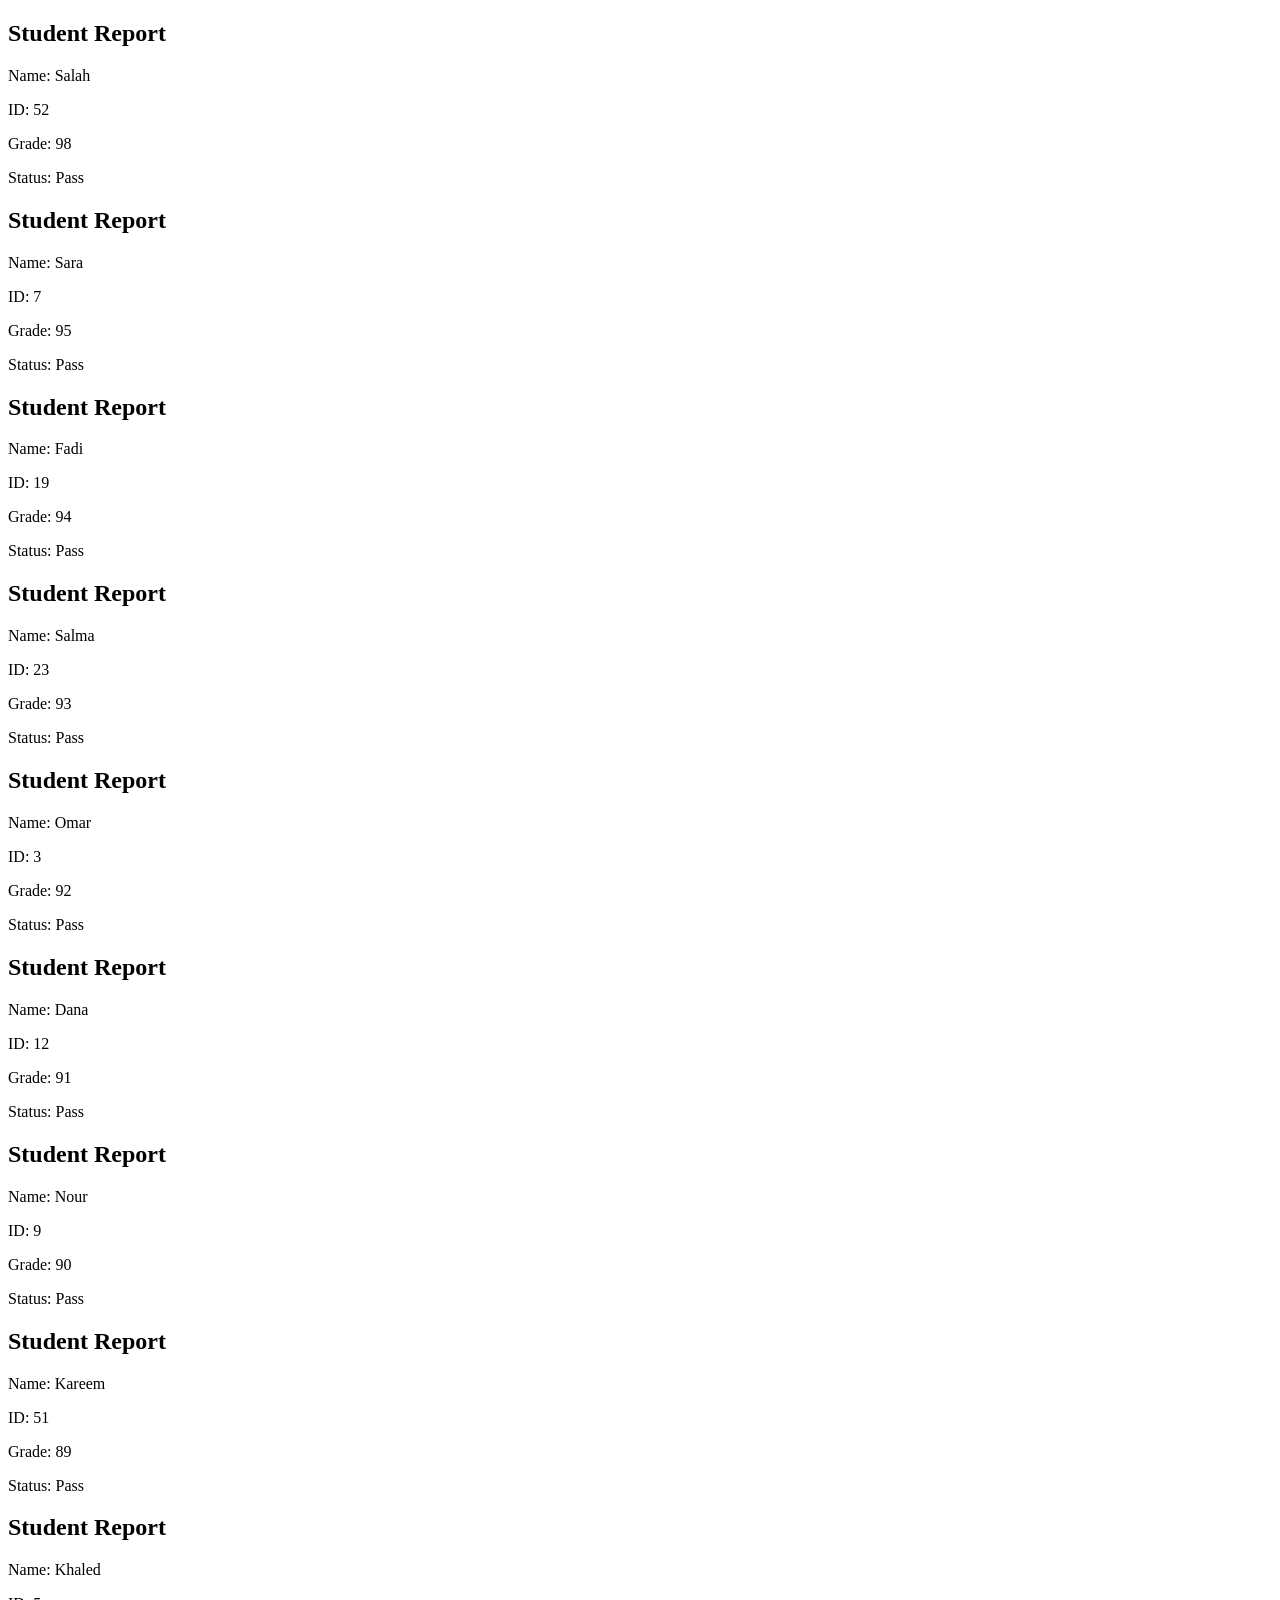
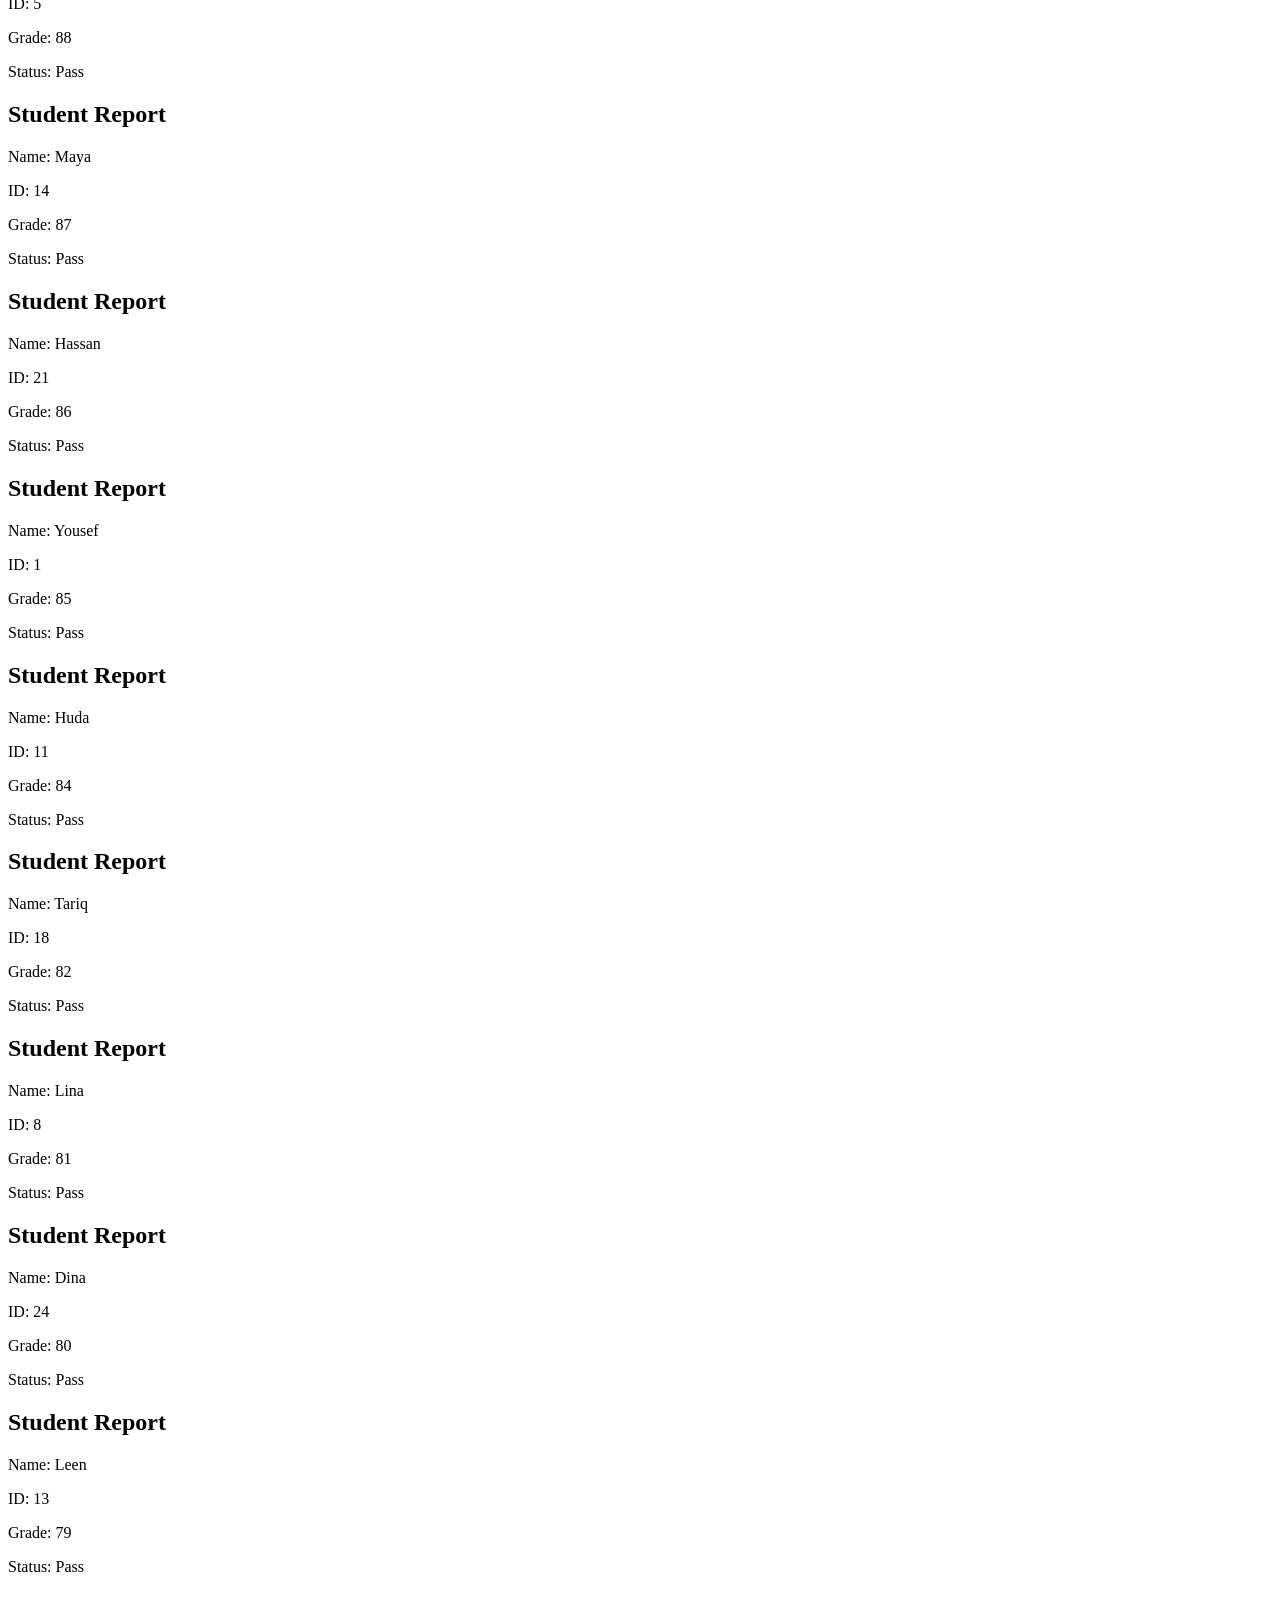
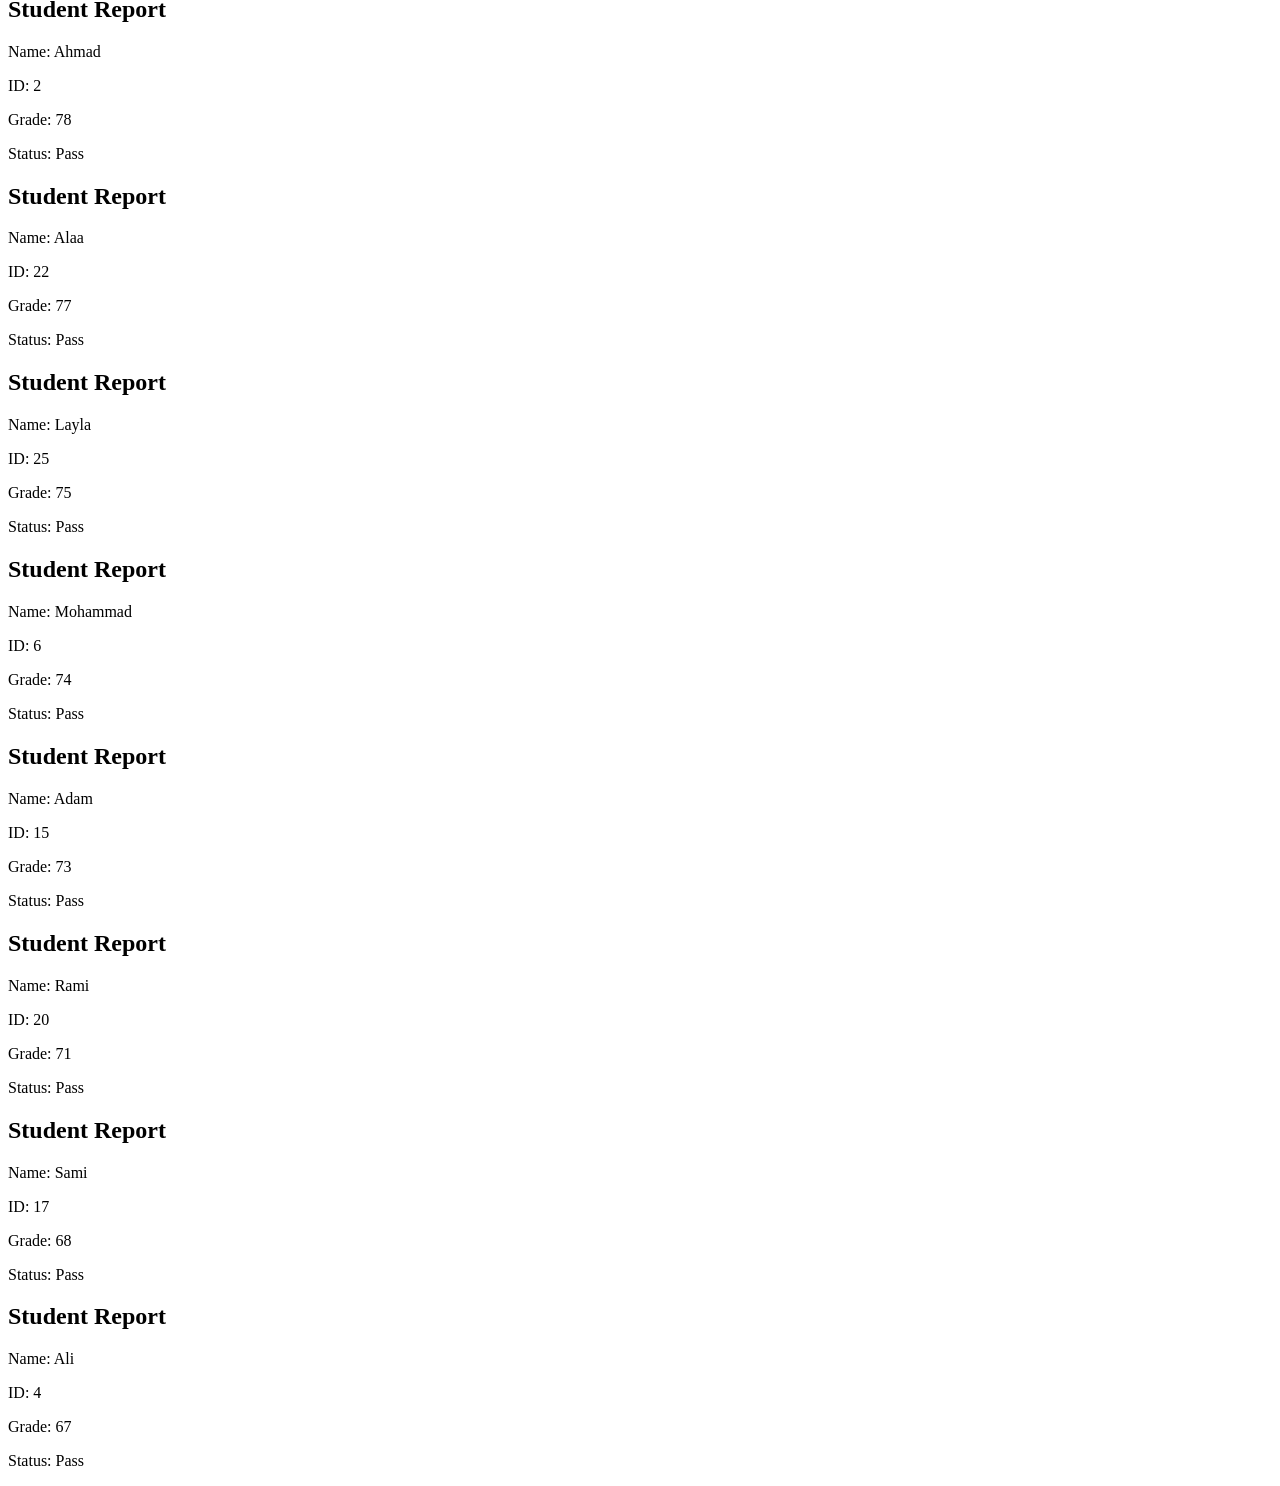
<file: topic/index.html>
<!DOCTYPE html>
<html lang="en">
<head>
    <meta charset="UTF-8">
    <meta name="viewport" content="width=device-width, initial-scale=1.0">
    <title>Document</title>
</head>
<body>
    <div id="reports"></div>
    <script src="script.js"></script>
</body>
</html>
</file>
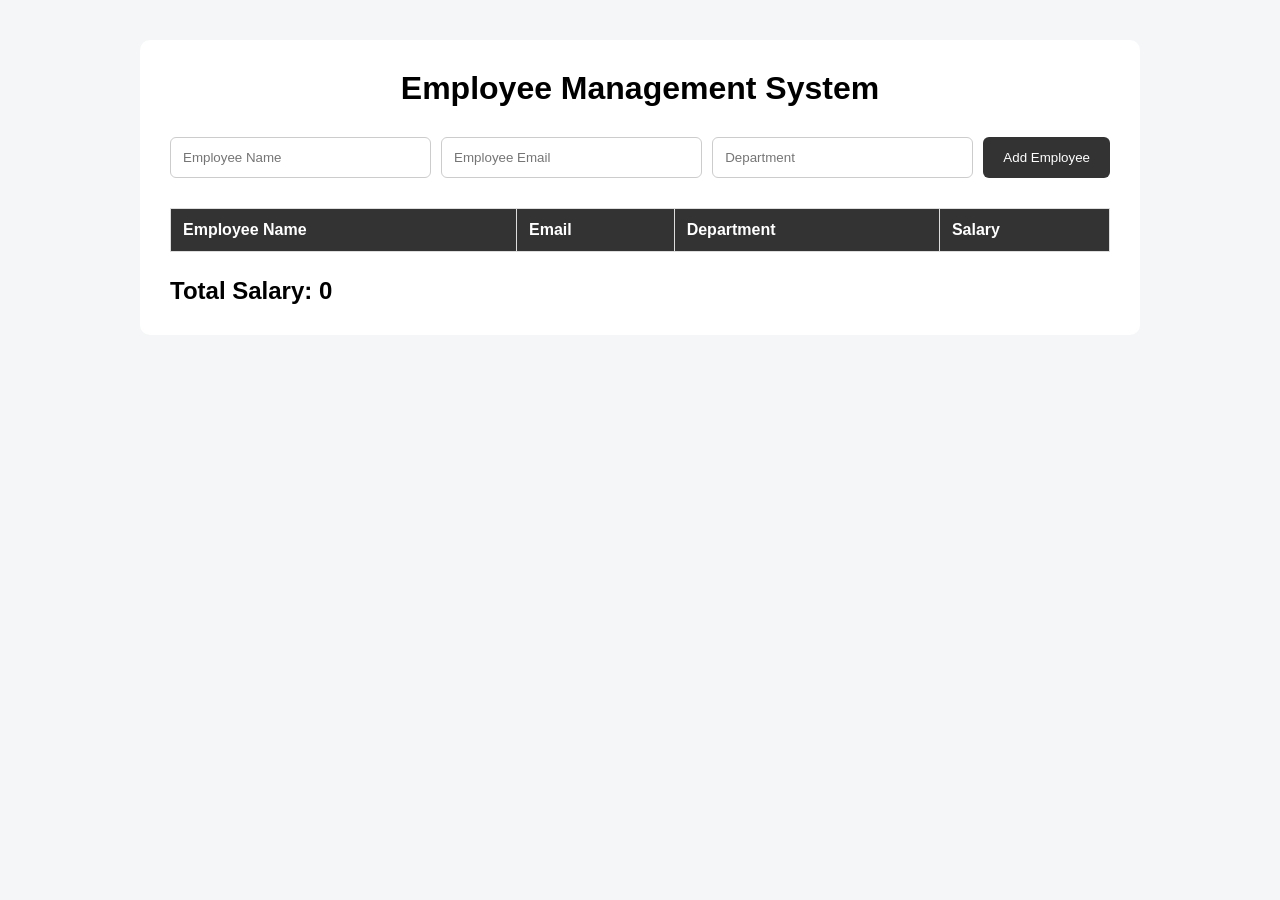
<file: wed-29-9-2026/index.html>
<!DOCTYPE html>
<html lang="en">
<head>
    <meta charset="UTF-8">
    <meta name="viewport" content="width=device-width, initial-scale=1.0">
    <title>Employee Management System</title>

    <link rel="stylesheet" href="style.css">
</head>

<body>

    <div class="container">

        <h1>Employee Management System</h1>

        <form id="employee-form">

            <input
                type="text"
                id="name"
                placeholder="Employee Name"
            >

            <input
                type="email"
                id="email"
                placeholder="Employee Email"
            >

            <input
                type="text"
                id="department"
                placeholder="Department"
            >

            <button type="submit">Add Employee</button>

        </form>


        <table>

            <thead>
                <tr>
                    <th>Employee Name</th>
                    <th>Email</th>
                    <th>Department</th>
                    <th>Salary</th>
                </tr>
            </thead>

            <tbody id="employee-table-body">
                <!-- Employees will appear here -->
            </tbody>

        </table>


        <h2>
            Total Salary:
            <span id="total-salary">0</span>
        </h2>

    </div>

    <script src="script.js"></script>

</body>
</html>
</file>
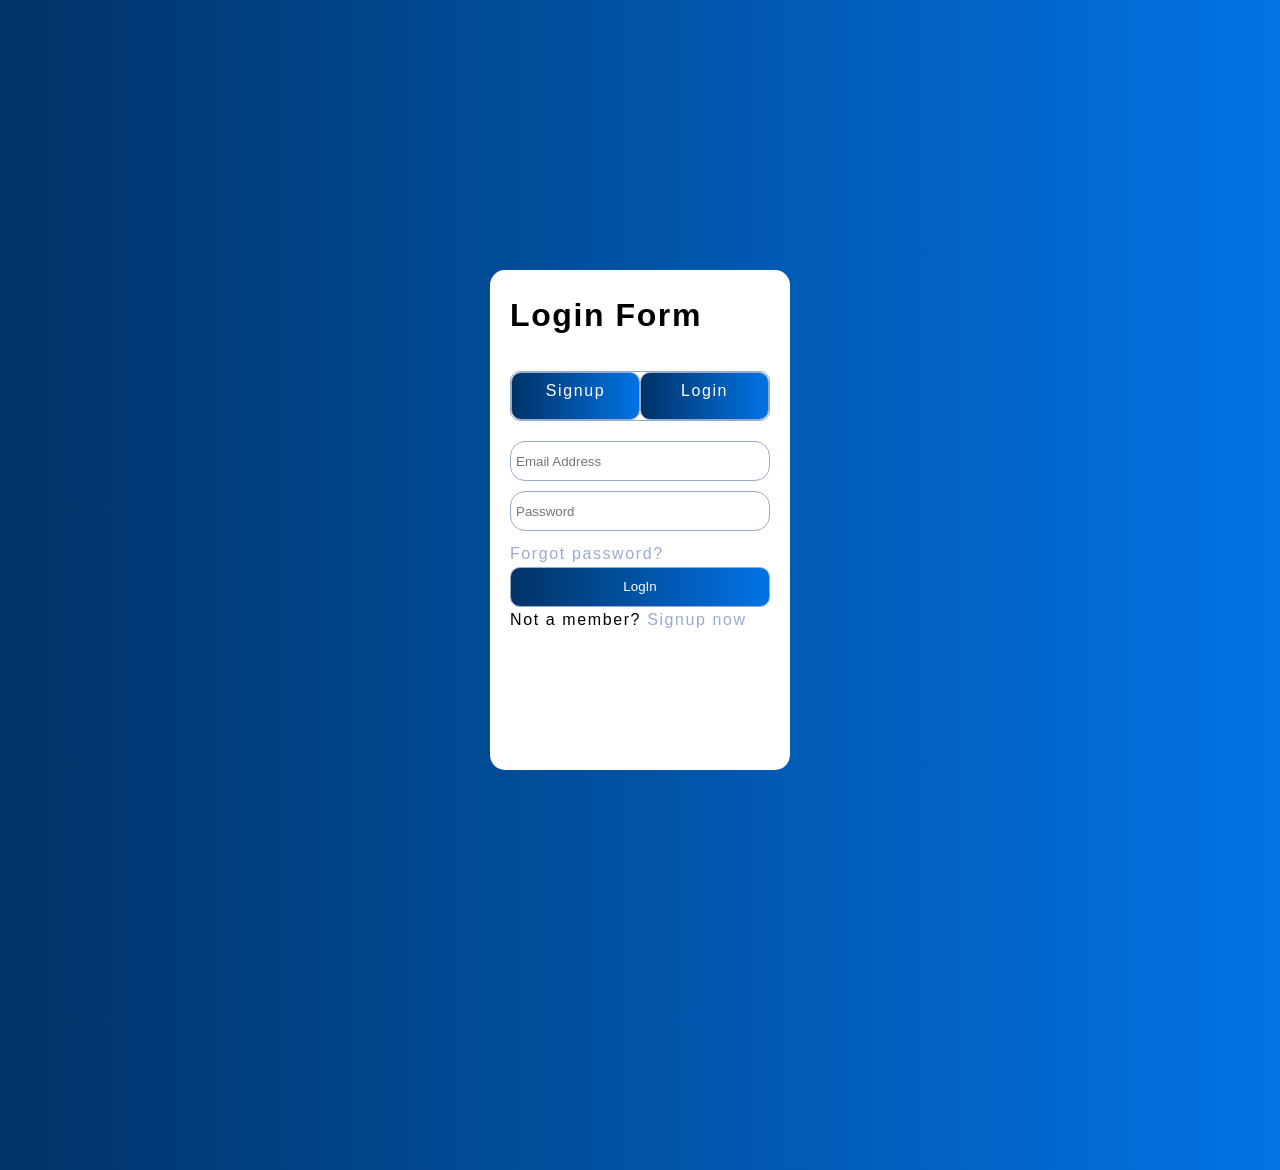
<file: 28-9-2026/login.html>
<!DOCTYPE html>
<html lang="en">
<head>
    <meta charset="UTF-8">
    <meta name="viewport" content="width=device-width, initial-scale=1.0">
    <title>Login</title>
    <link rel="stylesheet" href="style.css">
</head>
<body>
    <main>
        <div class="form container">
            <h1 id="title">Login Form</h1>

            <div class="tabs" id="tabs">
                <a href="signup.html" class="btn">Signup</a>                
                <a href="login.html" class="btn">Login</a>                
            </div>

            <div id="loginFileds" class="login-fields">
                <div class="input-box">
                    <input type="email" placeholder="Email Address" id="email" required>
                </div>
                <div class="input-box">
                    <input type="password" placeholder="Password" id="password" required>
                </div>

                <a href="#" id="forgot-password" class="forgot-link">Forgot password?</a>

                <div>
                    <button class="btn submit-btn" id="submit-btn">LogIn</button>
                </div>

                <p class="signup-note">
                    Not a member? <a href="signup.html" id="signup-now">Signup now</a>
                </p>
            </div>
        </div> 
    </main>   

    <script src="script.js"></script>    
</body>
</html>
</file>
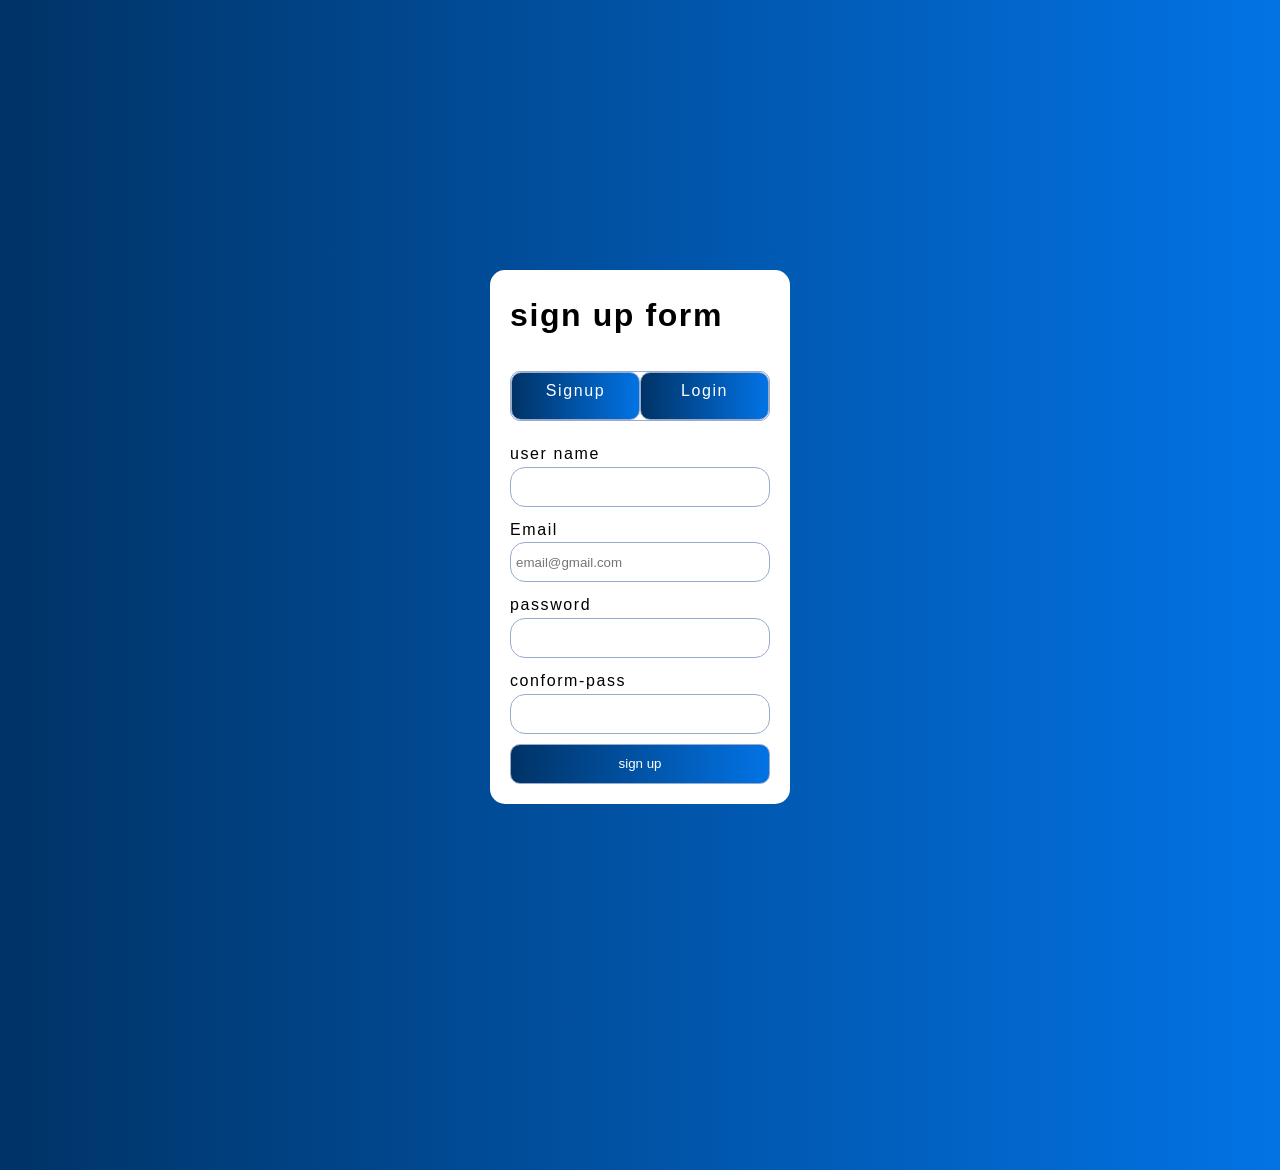
<file: 28-9-2026/signup.html>
<!DOCTYPE html>
<html lang="en">
<head>
    <meta charset="UTF-8">
    <meta name="viewport" content="width=device-width, initial-scale=1.0">
    <title>sign up</title>
    <link rel="stylesheet" href="style.css";>
</head>
<body>
    <main>
        <div class="form sign-up">
            <h1>sign up form</h1>

            
            <div class="tabs" id="tabs">
                <a href="signup.html" class="btn">Signup</a>                
                <a href="login.html" class="btn">Login</a>                
            </div>


            <form class=" form-sign-up">

                <label for="user name">user name
                    <input type="text" name="user name" id="user-name" >
                </label><br>

                <label for="Email">Email
                    <input type="email" name="Email" placeholder="email@gmail.com" id="Email" required>
                </label><br>

                <label for="password">password
                    <input type="password" name="password" id="password" required>
                </label><br>

                <label for="conform-pass">conform-pass
                    <input type="password" name="conform-pass" id="conform-pass" required>
                </label><br>

                <button class=" btn sign-btn">sign up</button>

            </form>
        </div>
    </main>

    <script src="script.js"></script>    

    <script src="./script.js"></script>    


</body>
</html>
</file>
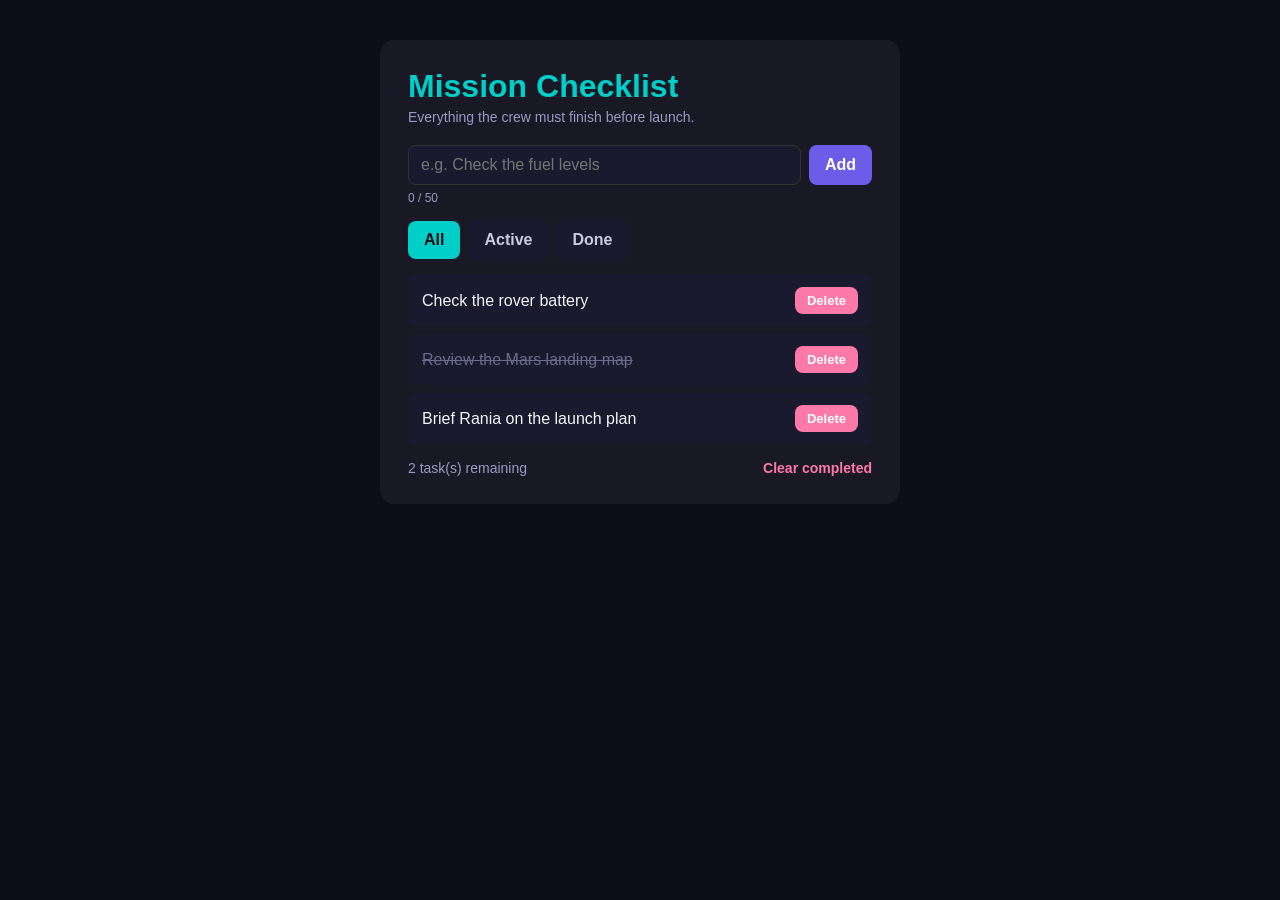
<file: to-do task/index (2).html>
<!DOCTYPE html>
<html lang="en">
<head>
  <meta charset="UTF-8">
  <meta name="viewport" content="width=device-width, initial-scale=1.0">
  <title>Mission Checklist</title>

  <!-- The styling is already done for you. Your job is the JavaScript.
       Notice the classes .done, .hidden, and .active below:
       your code will add and remove them with classList. -->
  <style>
    * { margin: 0; padding: 0; box-sizing: border-box; }
    body { font-family: 'Segoe UI', Arial, sans-serif; background: #0d0d1a; color: #f4f4f8; padding: 40px 16px; }
    .app { max-width: 520px; margin: 0 auto; background: rgba(255,255,255,0.05); border-radius: 14px; padding: 28px; }
    h1 { color: #00CEC9; margin-bottom: 4px; }
    .subtitle { color: #9a9ac0; margin-bottom: 20px; font-size: 14px; }
    form { display: flex; gap: 8px; margin-bottom: 6px; }
    input { flex: 1; padding: 10px 12px; border-radius: 8px; border: 1px solid #333; background: #1a1a2e; color: #fff; font: inherit; }
    button { padding: 10px 16px; border: none; border-radius: 8px; cursor: pointer; font: inherit; font-weight: 600; }
    #task-form button { background: #6C5CE7; color: #fff; }
    #char-count { font-size: 12px; color: #9a9ac0; margin-bottom: 16px; }
    .filters { display: flex; gap: 8px; margin-bottom: 16px; }
    .filter-btn { background: #1a1a2e; color: #c9c9e0; }
    .filter-btn.active { background: #00CEC9; color: #0d0d1a; }
    ul { list-style: none; }
    li { display: flex; justify-content: space-between; align-items: center; background: #1a1a2e; padding: 12px 14px; border-radius: 8px; margin-bottom: 8px; }
    .task-text { cursor: pointer; flex: 1; }
    li.done .task-text { text-decoration: line-through; color: #6b6b8a; }
    .delete-btn { background: #FD79A8; color: #fff; padding: 6px 12px; font-size: 13px; }
    .footer { display: flex; justify-content: space-between; align-items: center; margin-top: 16px; font-size: 14px; color: #9a9ac0; }
    #clear-done { background: transparent; color: #FD79A8; padding: 0; }
    #empty-msg { text-align: center; color: #6b6b8a; padding: 20px 0; }
    .hidden { display: none; }
  </style>
</head>
<body>

  <div class="app">
    <h1>Mission Checklist</h1>
    <p class="subtitle">Everything the crew must finish before launch.</p>

    <!-- Form to add a new task -->
    <form id="task-form">
      <input type="text" id="task-input" placeholder="e.g. Check the fuel levels" maxlength="50">
      <button type="submit">Add</button>
    </form>
    <p id="char-count">0 / 50</p>

    <!-- Filter buttons (used in the BONUS steps).
         data-filter stores which filter each button applies. -->
    <div class="filters">
      <button class="filter-btn active" data-filter="all">All</button>
      <button class="filter-btn" data-filter="active">Active</button>
      <button class="filter-btn" data-filter="done">Done</button>
    </div>

    <!-- EMPTY on purpose: your JavaScript builds the items -->
    <ul id="task-list"></ul>

    <!-- Shown only when there are no tasks at all -->
    <p id="empty-msg" >No tasks yet. Add your first mission task.</p>

    <div class="footer">
      <span id="counter">0 task(s) remaining</span>
      <button id="clear-done">Clear completed</button>
    </div>
  </div>

  <!-- Script at the end of body, so all elements exist first -->
  <script src="script.js"></script>

</body>
</html>
</file>
<file: wed-29-9-2026/style.css>
* {
    box-sizing: border-box;
    margin: 0;
    padding: 0;
}

body {
    font-family: Arial, sans-serif;
    background-color: #f4f6f8;
    padding: 40px;
}

.container {
    max-width: 1000px;
    margin: auto;
    background-color: white;
    padding: 30px;
    border-radius: 10px;
}

h1 {
    text-align: center;
    margin-bottom: 30px;
}

form {
    display: flex;
    gap: 10px;
    margin-bottom: 30px;
}

input {
    flex: 1;
    padding: 12px;
    border: 1px solid #ccc;
    border-radius: 6px;
}

button {
    padding: 12px 20px;
    border: none;
    border-radius: 6px;
    background-color: #333;
    color: white;
    cursor: pointer;
}

button:hover {
    opacity: 0.8;
}

table {
    width: 100%;
    border-collapse: collapse;
}

th,
td {
    padding: 12px;
    border: 1px solid #ddd;
    text-align: left;
}

th {
    background-color: #333;
    color: white;
}

h2 {
    margin-top: 25px;
}
</file>
<file: 28-9-2026/style.css>
*{
    margin: 0;
    padding: 0;
    box-sizing: border-box;
}
body{
    background: linear-gradient(to right,#003366,#0273e5);
    height: 100vh;
    font-family: 'Segoe UI', Arial, Geneva, Verdana, sans-serif;
    font-size: 16px;
    line-height: 1.6;
    letter-spacing: 0.1em;
}

.form{
    padding: 20px;
    background: #fff;
    border-radius: 15px;
    min-height:500px;
    min-width:300px;
    width:300px;
    margin: 30vh auto;
    display:flex;
    flex-direction: column;
    gap: 20px;
}
h1{
    margin-bottom: 10px;
}
.tabs{
    display: flex;
    border-radius: 10px;
    border: #99abcd 1px solid;
}

a.btn{
    display: inline-block;
    text-align: center;
}
.btn{
    padding: 5px;
    color: #fff;
    background: linear-gradient(to right,#003366,#0273e5);
    width:100%;
    border-radius: 10px;
    border: #99abcd 1px solid;
    height: 3em ;

    

    /* margin-top: 10px;
    margin-bottom: 10px; */

}
input{
    width:100%;
    height: 3em;
    color: #000;
    border: #99abcd 1px solid;
    border-radius: 15px;
    margin-bottom: 10px;
    /* margin-top: 5px; */
    padding: 5px;

}
a{
    color:#99abcd;
    text-decoration: none;

}

}
</file>
